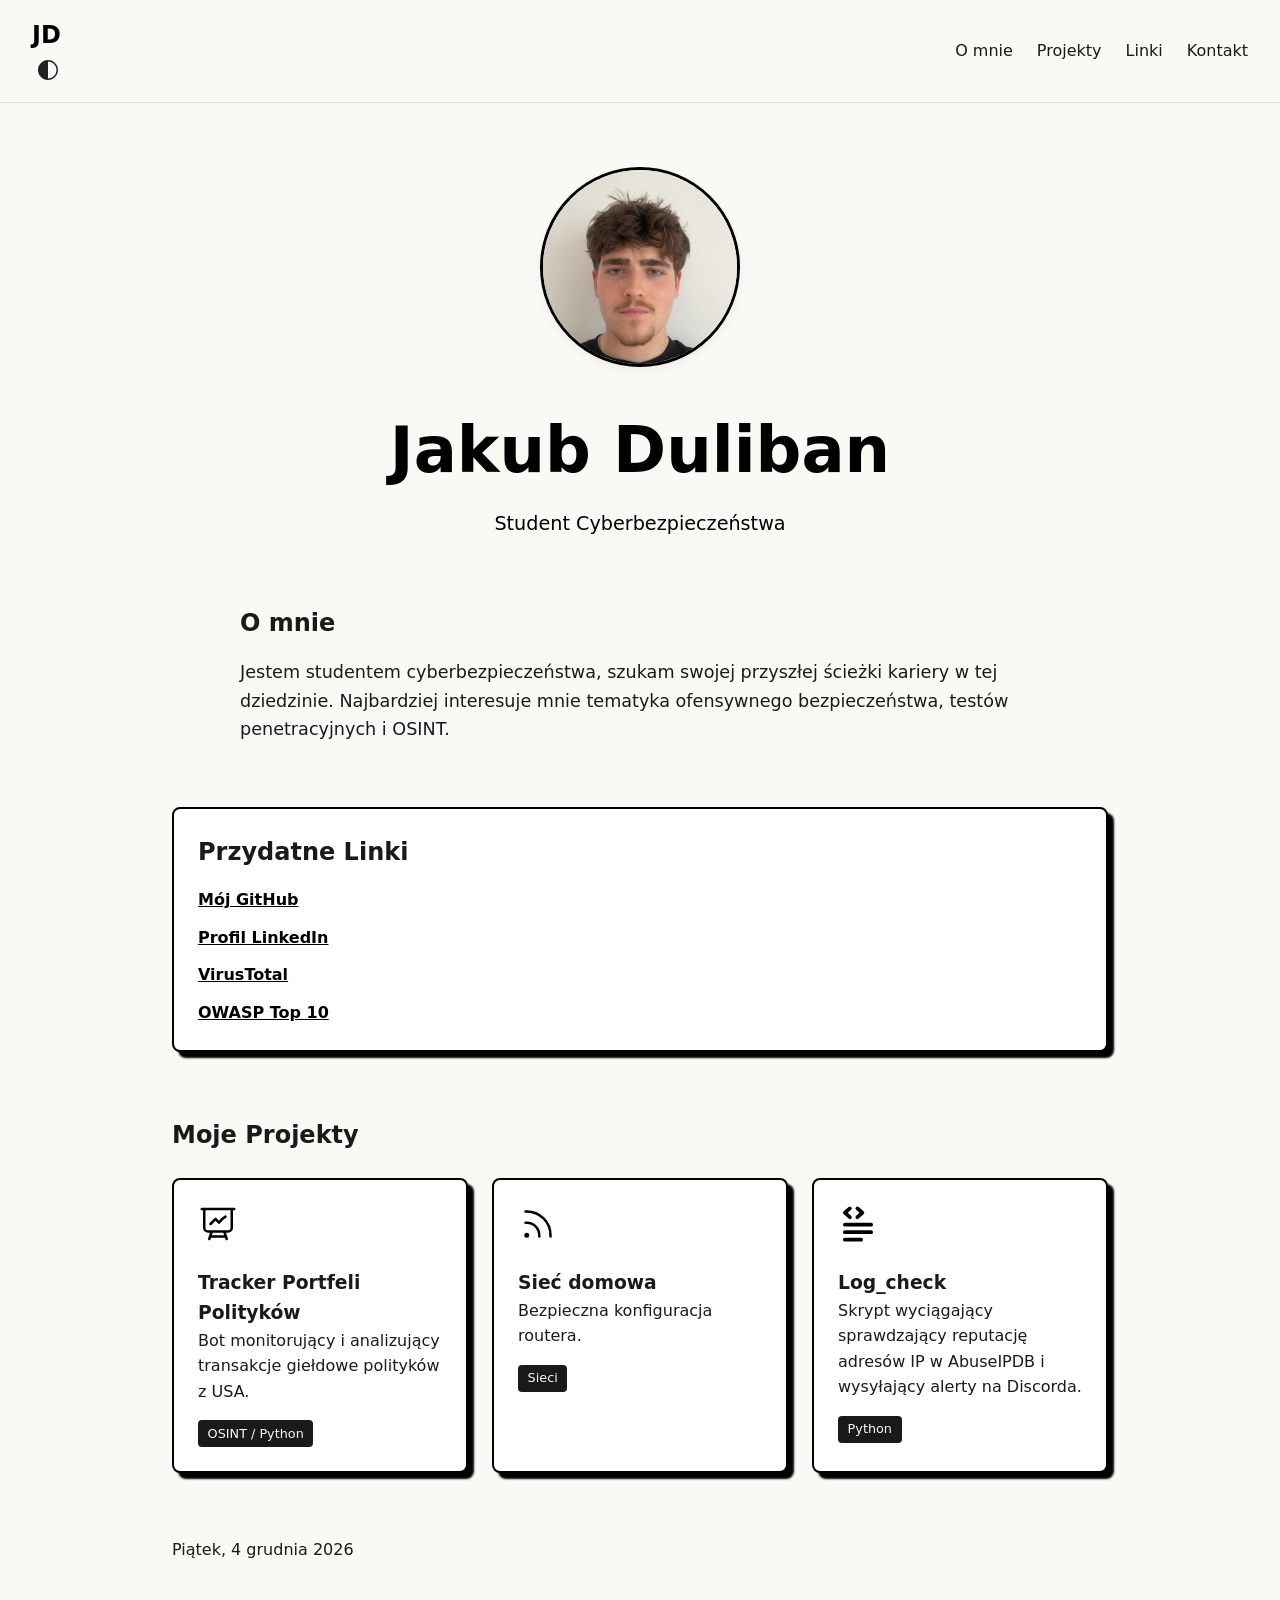
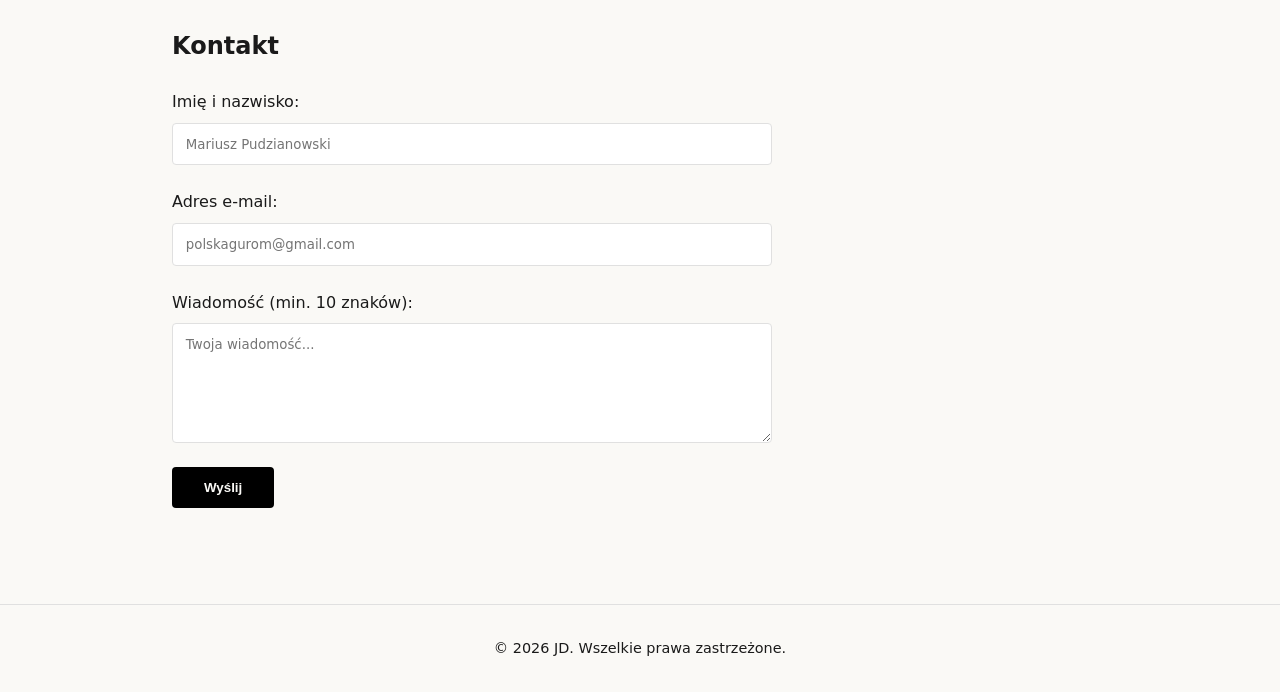
<file: index.html>
<!DOCTYPE html>
<html lang="pl">
<head>
    <meta charset="UTF-8">
    <meta name="viewport" content="width=device-width, initial-scale=1.0">
    <title>JD Page</title>
    <link rel="icon" href="assets/favicon.svg?v=2" type="image/svg+xml">
    <link rel="stylesheet" href="style.css">
    <script type="module" src="js/main.js"></script>
</head>
<body>

    <!-- Pasek nawigacyjny -->
    <nav>
        <div>
            <a href="#" class="logo">JD</a>
            <button type="button" id="theme-toggle" title="Zmień motyw">
                <img src="assets/view-mode.svg" alt="Zmień motyw kolorystyczny" width="24" height="24">
            </button>
        </div>
        <div class="nav-links">
            <a href="#o-mnie">O mnie</a>
            <a href="#projekty">Projekty</a>
            <a href="#linki">Linki</a>
            <a href="#kontakt">Kontakt</a>
        </div>
    </nav>

    <!-- Sekcja powitalna,zdjęcie -->
    <header id="hero">
        <div class="hero-photo">
            <img src="assets/zdjecie.jpeg" alt="Zdjęcie profilowe" class="profile-img">
        </div>
        <h1>Jakub Duliban</h1>
        <p class="subtitle">Student Cyberbezpieczeństwa</p>
    </header>

    <main>
        <div class="intro-grid">
            <section id="o-mnie">
                <h2>O mnie</h2>
                <div class="about-text">
                    Jestem studentem cyberbezpieczeństwa, szukam swojej przyszłej ścieżki kariery w tej dziedzinie. Najbardziej interesuje mnie tematyka ofensywnego bezpieczeństwa, testów penetracyjnych i OSINT.
                </div>
            </section>

        <!-- Panel z linkami -->
            <aside id="linki">
                <h2>Przydatne Linki</h2>
                <ul>
                    <li><a href="https://github.com/kuba0203" target="_blank" rel="noopener noreferrer">Mój GitHub</a></li>
                    <li><a href="https://www.linkedin.com/in/jakub-duliban-3b6603443" target="_blank" rel="noopener noreferrer">Profil LinkedIn</a></li>
                    <li><a href="https://www.virustotal.com/gui/home/upload" target="_blank" rel="noopener noreferrer">VirusTotal</a></li>
                    <li><a href="https://owasp.org/www-project-top-ten/" target="_blank" rel="noopener noreferrer">OWASP Top 10</a></li>
                </ul>
            </aside>
        </div>

        <!-- Projekty -->
        <section id="projekty">
            <h2>Moje Projekty</h2>
            <div class="grid-container">
                <article class="card">
                    <img src="assets/chart.svg" alt="Ikona wykresu giełdowego" class="card-icon" >
                    <h3>Tracker Portfeli Polityków</h3>
                    <p>Bot monitorujący i analizujący transakcje giełdowe polityków z USA.</p>
                    <span class="badge">OSINT / Python</span>
                </article>
                <article class="card">
                    <img src="assets/ikona-wifi.svg" alt="Ikona sieci WI-FI" class="card-icon" >
                    <h3>Sieć domowa</h3>
                    <p>Bezpieczna konfiguracja routera.</p>
                    <span class="badge">Sieci</span>
                </article>
                <article class="card">
                    <img src="assets/log.svg" alt="Ikona logów" class="card-icon" >
                    <h3>Log_check</h3>
                    <p>Skrypt wyciągający sprawdzający reputację adresów IP w AbuseIPDB i wysyłający alerty na Discorda.</p>
                    <span class="badge">Python</span>
                </article>
            </div>
        </section>

        <!-- Sloty na skrypty -->
        <section id="widgets">
            <div id="weather-box"></div>
            <div id="calendar-box"></div>
        </section>


        <!-- Formularz kontaktowy -->
        <section id="kontakt">
            <h2>Kontakt</h2>
            <form action="#" method="POST">
                <div class="form-group">
                    <label for="name">Imię i nazwisko:</label>
                    <input type="text" id="name" name="name" placeholder="Mariusz Pudzianowski" required>
                </div>
                
                <div class="form-group">
                    <label for="email">Adres e-mail:</label>
                    <input type="email" id="email" name="email" placeholder="polskagurom@gmail.com" required>
                </div>

                <div class="form-group">
                    <label for="message">Wiadomość (min. 10 znaków):</label>
                    <textarea id="message" name="message" placeholder="Twoja wiadomość..." minlength="10" required></textarea>
                </div>
                <button type="submit">Wyślij</button>
            </form>
        </section>
    </main>

    <footer>
        <p>&copy; 2026 JD. Wszelkie prawa zastrzeżone.</p>
    </footer>

</body>
</html>
</file>
<file: style.css>
:root {
    --bg-color: #faf9f6;
    --text-color: #1a1a1a;
    --primary-color: #000000;
    --card-bg: #ffffff;
    --border-color: #e0e0e0;
    --focus-ring: #000000;
    --transition-speed: 0.3s;
}

* {
    box-sizing: border-box;
    margin: 0;
    padding: 0;
}

body {
    font-family: system-ui, -apple-system, sans-serif;
    background-color: var(--bg-color);
    color: var(--text-color);
    line-height: 1.6;
}

:focus-visible {
    outline: 3px solid var(--focus-ring);
    outline-offset: 3px;
}

/*Pasek nawigacyjny*/
nav {
    position: sticky;
    top: 0;
    background-color: var(--bg-color);
    display: flex;
    justify-content: space-between;
    align-items: center;
    padding: 1rem 2rem;
    border-bottom: 1px solid var(--border-color);
    z-index: 1000;
}

.logo {
    color: var(--primary-color);
    font-size: 1.5rem;
    font-weight: bold;
    text-decoration: none;
}

.nav-header {
    display: flex;
    align-items: center;
    gap: 1rem;
}

.nav-links {
    display: flex;
    gap: 1.5rem;
}

.nav-links a {
    color: var(--text-color);
    text-decoration: none;
    font-weight: 500;
}

.nav-links a:hover {
    text-decoration: underline;
}

main {
    max-width: 1000px;
    margin: 0 auto;
    padding: 2rem;
}

section, aside {
    margin-bottom: 4rem;
    scroll-margin-top: 5rem;
}

/*Sekcja Hero*/
#hero {
    display: flex;
    flex-direction: column;
    align-items: center;
    text-align: center;
    padding: 4rem 1rem 2rem 1rem;
}

.hero-photo {
    margin-bottom: 1.5rem;
}

.profile-img {
    width: 200px;
    max-width: 100%;
    height: auto;
    aspect-ratio: 1 / 1;
    object-fit: cover;
    border-radius: 50%;
    border: 3px solid var(--primary-color);
    box-shadow: 0 4px 10px rgba(0, 0, 0, 0.05);
}

#hero h1 {
    font-size: clamp(2rem, 5vw + 1rem, 4rem);
    color: var(--primary-color);
    margin-bottom: 0.5rem;
}

#hero .subtitle {
    font-size: 1.2rem;
    color: black;
    font-weight: 500;
}

/*O mnie*/
#o-mnie {
    max-width: 800px;
    margin-left: auto;
    margin-right: auto;
}

.about-text {
    margin-top: 1rem;
    font-size: 1.1rem;
}

/*Projekty*/
.grid-container {
    display: grid;
    grid-template-columns: repeat(auto-fit, minmax(280px, 1fr));
    gap: 1.5rem;
    margin-top: 1.5rem;
}

.card {
    background-color: var(--card-bg);
    border: 2px solid var(--primary-color);
    padding: 1.5rem;
    border-radius: 8px;
    box-shadow: 6px 6px 2px var(--primary-color);
    transition: transform var(--transition-speed);
}

.card:hover {
    transform: translateY(-5px);
}

.card-icon {
    width: 40px;
    height: 40px;
    margin-bottom: 1rem;
    color: var(--primary-color);
}

.badge {
    display: inline-block;
    margin-top: 1rem;
    padding: 0.2rem 0.6rem;
    background-color: var(--text-color);
    color: var(--bg-color);
    border-radius: 4px;
    font-size: 0.8rem;
}

.about-grid {
    display: grid;
    grid-template-columns: 2fr 1fr;
    gap: 2rem;
    align-items: start;
    margin-bottom: 4rem;
}

.about-grid > * {
    margin-bottom: 0;
}

.about-grid #o-mnie {
    max-width: none;
    margin-left: 0;
    margin-right: 0;
}

/*Panel z linkami*/
#linki {
    background-color: var(--card-bg);
    border: 2px solid var(--primary-color);
    border-radius: 8px;
    padding: 1.5rem;
    box-shadow: 6px 6px 2px var(--primary-color);
    transition: transform var(--transition-speed);
}

#linki:hover {
    transform: translateY(-5px);
}

#linki ul {
    list-style: none;
    margin-top: 1rem;
    display: flex;
    flex-direction: column;
    gap: 0.75rem;
}

#linki a {
    font-weight: 600;
}

#linki a {
    color: var(--primary-color);
}

#linki a:hover,
.logo:hover {
    text-decoration: underline;
}

/*Formularz kontaktowy*/
form {
    display: flex;
    flex-direction: column;
    gap: 1.5rem;
    max-width: 600px;
    margin-top: 1.5rem;
}

.form-group {
    display: flex;
    flex-direction: column;
    gap: 0.5rem;
}

input, textarea {
    input:focus,
    textarea:focus {
        border-color: var(--focus-ring);
        outline: 3px solid var(--focus-ring);
        outline-offset: 1px;
    }
    padding: 0.8rem;
    border: 1px solid var(--border-color);
    border-radius: 4px;
    font-family: inherit;
    background-color: var(--card-bg);
}

textarea {
    resize: vertical;
    min-height: 120px;
}

button {
    padding: 0.8rem 2rem;
    background-color: var(--primary-color);
    color: var(--bg-color);
    border: none;
    border-radius: 4px;
    cursor: pointer;
    font-weight: bold;
    align-self: flex-start;
    transition: opacity var(--transition-speed);
}

button:hover {
    opacity: 0.8;
}

#theme-toggle {
    background: none;
    color: var(--text-color);
    padding: 0.25rem;
    display: flex;
    align-items: center;
    border-radius: 50%;
    align-self: center;
}

#theme-toggle img {
    transition: transform var(--transition-speed), filter var(--transition-speed);
}

body.dark #theme-toggle img {
    filter: invert(1);
    transform: rotate(180deg);
}

footer {
    text-align: center;
    padding: 2rem;
    border-top: 1px solid var(--border-color);
    font-size: 0.9rem;
}

@media (max-width: 768px) {
    .about-grid {
        grid-template-columns: 1fr;
    }

    nav {
        flex-direction: column;
        gap: 1rem;
        padding: 1rem;
    }

    .nav-links {
        flex-wrap: wrap;
        justify-content: center;
    }
}
</file>
